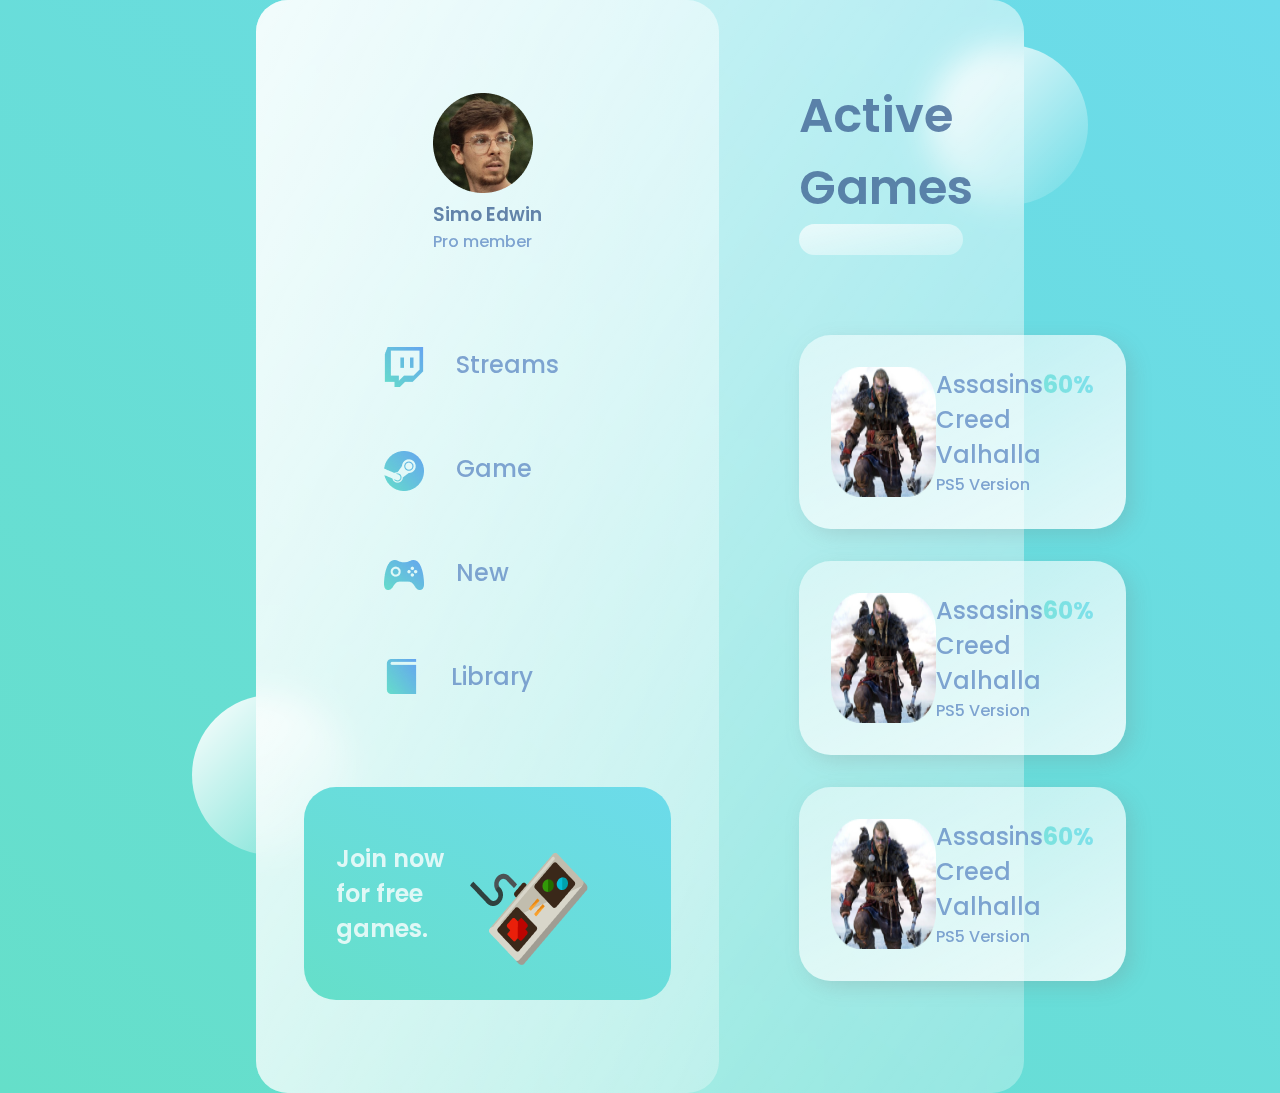
<file: index.html>
<!DOCTYPE html>
<html lang="en">
  <head>
    <meta charset="UTF-8" />
    <meta name="viewport" content="width=device-width, initial-scale=1.0" />
    <title>Glass Website</title>
    <link rel="preconnect" href="https://fonts.gstatic.com" />
    <link
      href="https://fonts.googleapis.com/css2?family=Poppins:wght@400;500;700&display=swap"
      rel="stylesheet"
    />
    <link rel="stylesheet" href="index.css">
  </head>

  <body>
    <main>
      <section class="glass">

        <!-- Panel left start here-->
        <div class="dashboard">

          <div class="user">
            <img src="images/avatar.png" alt="">
            <h3>Simo Edwin</h3>
            <p>Pro member</p>
          </div>

          <div class="links"> <!-- Link section start here-->
            <div class="link">
              <img src="images/twitch.png" alt="">
              <h2>Streams</h2>
            </div>

            <div class="link">
              <img src="images/steam.png" alt="">
              <h2>Game</h2>
            </div>

            <div class="link">
              <img src="images/upcoming.png" alt="">
              <h2>New</h2>
            </div>

            <div class="link">
              <img src="images/library.png" alt="">
              <h2>Library</h2>
            </div>
          </div> <!-- Link section end here-->

        <div class="pro">
          <h2>Join now for free games.</h2>
          <img src="images/controller.png" alt="">
        </div>
      </div> <!-- End of left panel-->

      <!-- Panel right start here, still inside section "glass"-->
      <div class="games">
        <div class="status">
          <h1>Active Games</h1>
          <input type="text" name="" value="">
        </div>

        <div class="cards"> <!-- card section include card 1, 2, 3 start here-->

          <div class="card"> <!-- card 1 start-->
            <img src="images/assassins.png" alt="">
            <div class="card-info">
              <h2>Assasins Creed Valhalla</h2>
              <p>PS5 Version</p>
              <div class="progress">
              </div>
            </div>
            <h2 class="percentage"> 60% </h2>
          </div> <!-- card 1 end-->

          <div class="card"> <!-- card 2 start-->
            <img src="images/assassins.png" alt="">
            <div class="card-info">
              <h2>Assasins Creed Valhalla</h2>
              <p>PS5 Version</p>
              <div class="progress">
              </div>
            </div>
            <h2 class="percentage"> 60% </h2>
          </div> <!-- card 2 end-->

          <div class="card"> <!-- card 3 start-->
            <img src="images/assassins.png" alt="">
            <div class="card-info">
              <h2>Assasins Creed Valhalla</h2>
              <p>PS5 Version</p>
              <div class="progress">
              </div>
            </div>
            <h2 class="percentage"> 60% </h2>
          </div> <!-- card 3 end-->

        </div> <!-- card section end here-->



      </div>

      </section>
    </main>

<!--circles decoration-->
    <div class="circle1">
    </div>

    <div class="circle2">
    </div>

  </body>
</html>
</file>
<file: index.css>
/** To erase all default design**/
* {
  margin: 0;
  padding: 0;
  box-sizing: border-box;
}

h1 {
  color: #426696;
  font-weight: 600;
  font-size: 3rem;
  opacity: 0.8;
}
h2,p {
  color: #658ec6;
  font-weight: 500;
  opacity: 0.8;
}
h3 {
  color: #426696;
  font-weight: 600;
  opacity: 0.8;
}
main {
  font-family: 'Poppins', sans-serif;
  min-height: 100vh; /** take up full monitor**/
  background: linear-gradient(to right top,#65dfc9,#6cdbeb );

/** Center item center**/
  display: flex; /** need to be here or the bottom 2 won't work**/
  align-items: center; /** align box glass vertically**/
  justify-content: center; /** align box glass horizontally**/
}

.glass {
  background: white;
  min-height: 80vh;
  width: 60%;

/** rgba is used to control opacity of the background**/
/**255,255,255 means white color. 0.7 mean 70% opacity. 0.3 means 30% opacity **/
  background: linear-gradient(to right bottom, rgba(255,255,255, 0.7), rgba(255,255,255, 0.3));

  border-radius: 2rem; /** make border corner round**/
  z-index: 2; /*the bigger the number the .glass will be the upper layer compare to the circle*/
  backdrop-filter: blur(1rem); /*blur effect for .glass*/
  display: flex; /* display flex is used to put parts inside glass section (.dashboard (left) and .game(right)) vertical in the same horizontal (line), kinda like bootstrap*/
}

.circle1,
.circle2 {
  background: white;
/** same gradient as in .glass section but change 0.9 and 0.1**/
  background: linear-gradient(to right bottom, rgba(255,255,255, 1), rgba(255,255,255, 0));
  height: 10rem;
  width: 10rem;
  position: absolute; /*to move circle wherever we want**/
  border-radius: 50%; /*to make the circle round*/
}

.circle1 {
  top: 5%; /*to move the top 5%*/
  right: 15%; /*push left 10%*/
}

.circle2 {
  bottom: 5%;
  left: 15%;
}
.dashboard {
  flex: 1; /*take up all the space it can in section glass*/

  /* bleow is to easy change direction*/
  display: flex; /*IT will make everything contained in dashboard horizontally*/
  flex-direction: column;  /*it will return from horizontal to column*/
  align-items: center; /*this tag only work when there is display: flex*/
  justify-content: space-evenly; /* to increase evently the space beteen div*/
  background:
    linear-gradient(
    to right bottom, rgba(255,255,255, 0.7), rgba(255,255,255, 0.3));
  border-radius: 2rem; /*curve the border box*/
  padding: 3rem;
}
.link {
  display: flex;
  margin: 2rem 0rem;
  padding: 1rem 5rem;
}
.link h2 {
  padding: 0rem 2rem;
}
.pro {
  background: linear-gradient(to right top,
    #65dfc9,#6cdbeb );
  border-radius: 2rem;
  color: white;
  padding: 2rem;
  display: flex;
  align-items: center;
}
.pro h2 {
  width: 40%;
  color: white;
  font-weight: 600;
}

/*games section*/
.games {
  flex: 2; /*compare to .dashboard, it will take up twice amount of space in section glass*/
  display: flex;
  flex-direction: column;
  justify-content: space-evenly; /* to increase evently the space beteen div*/
  margin: 5rem;
}
.status {
  margin-bottom: 3rem;
}
.status input {
  background:
    linear-gradient(to right bottom,
    rgba(255,255,255, 0.7),
    rgba(255,255,255, 0.3));
  border: none;
  width: 50%;
  padding: 0.5rem;
  border-radius: 2rem;
}
.card{
  display:flex;
  background: linear-gradient(to left top,
    rgba(255,255,255,0.8),
    rgba(255,255,255,0.5));
  border-radius:2rem;
  margin: 2rem 0rem;
  padding: 2rem;
/*shaddow for each box card*/
  box-shadow: 6px 6px 20px rgba(122, 122, 122, 0.212);
  justify-content: space-between; /*increase the space between picture and text*/
}
.progress {
  background: linear-gradient(to right top,
    #65dfc9,#6cdbeb );
  width: 100%;
  height: 25%;
  border-radius: 1rem;
  position: relative;
  /*use relative so that  .progress::after is on top*/
  overflow: hidden;
  /*use oveflow so that .progress:: after bar don't overflow the progress bar*/
}

/*to add percentage on progress bar*/
.progress::after {
  content: " "; /*always use when having ::after pseudo element*/
  width: 100%;
  height: 100%;
  background: rgb(236,236,236);
  position: absolute;
  left: 60%;
}
.card-info {
  display:flex;
  flex-direction: column;
  justify-content: space-between;
}
.percentage {
  font-weight: bold;
  background: linear-gradient(to right top,
    #65dfc9,#6cdbeb );
  -webkit-background-clip: text; /*make background color behind the text*/
  -webkit-text-fill-color: transparent;
}
</file>
